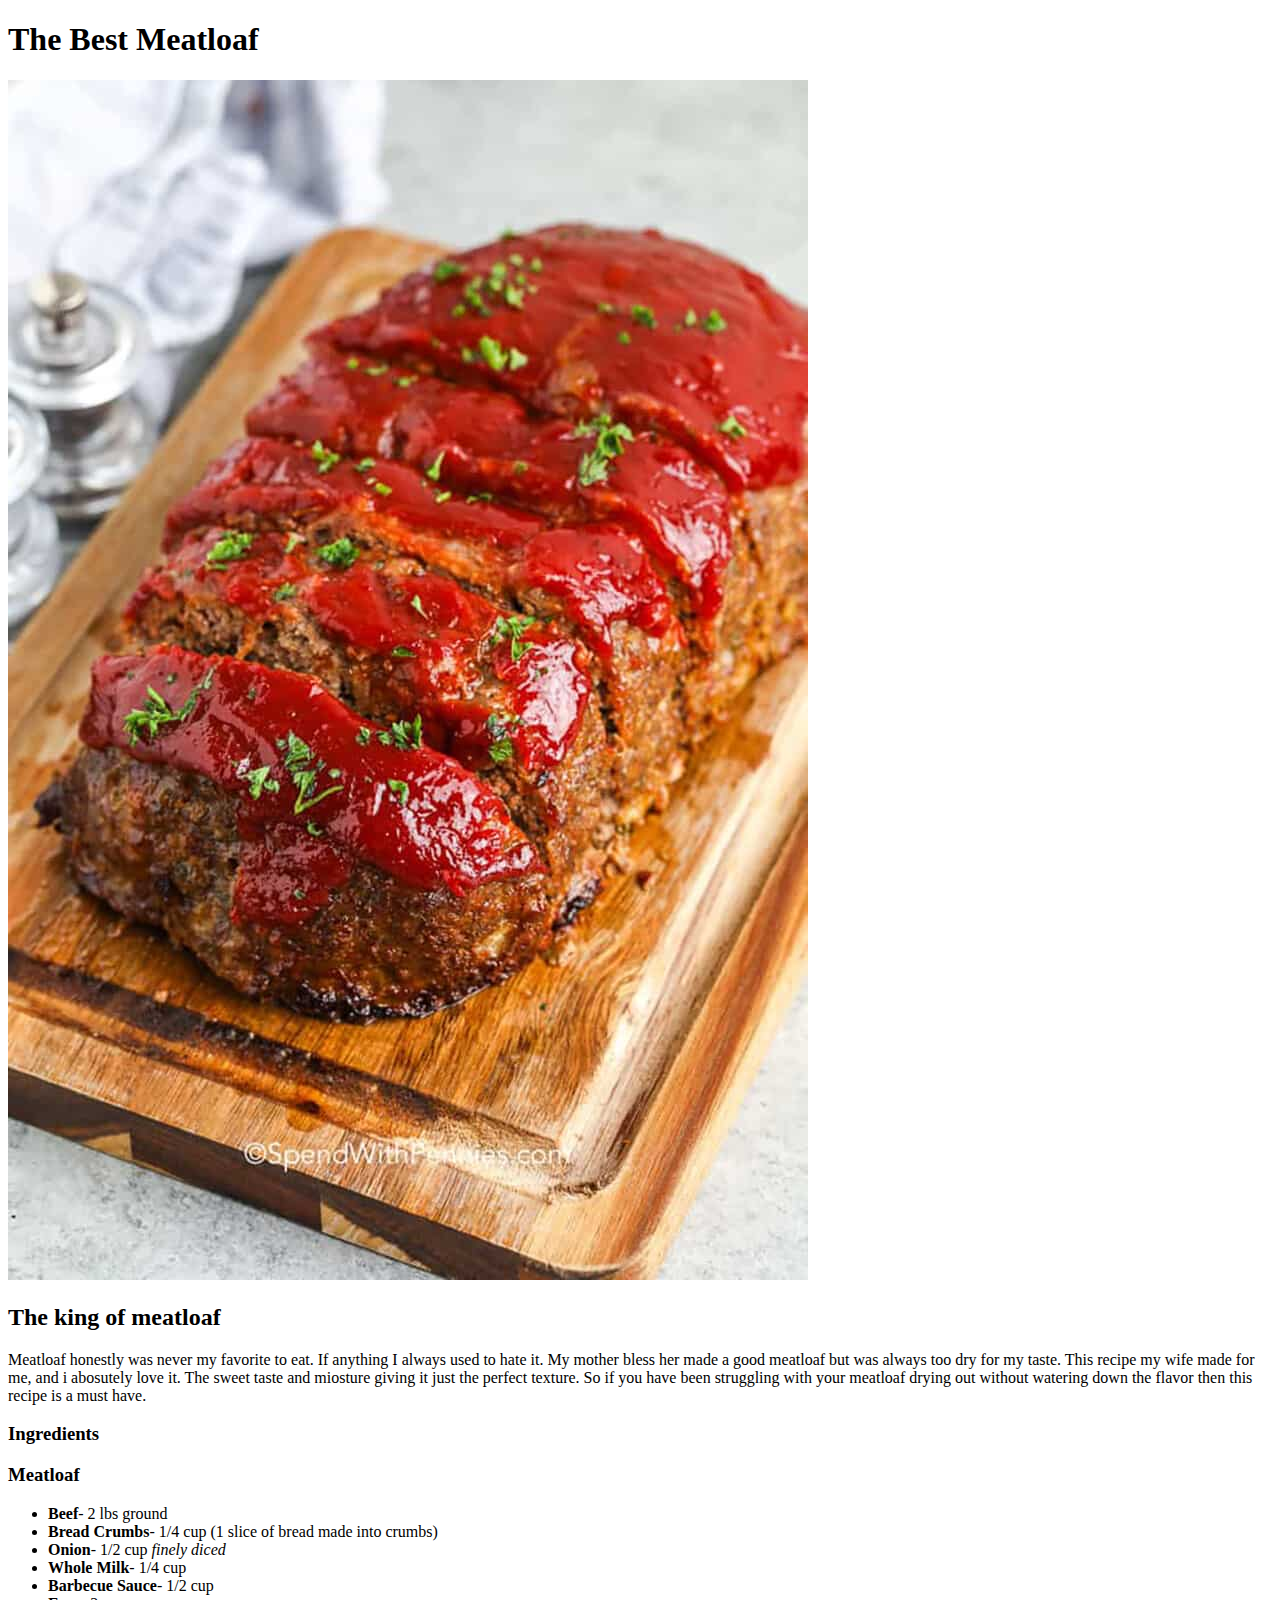
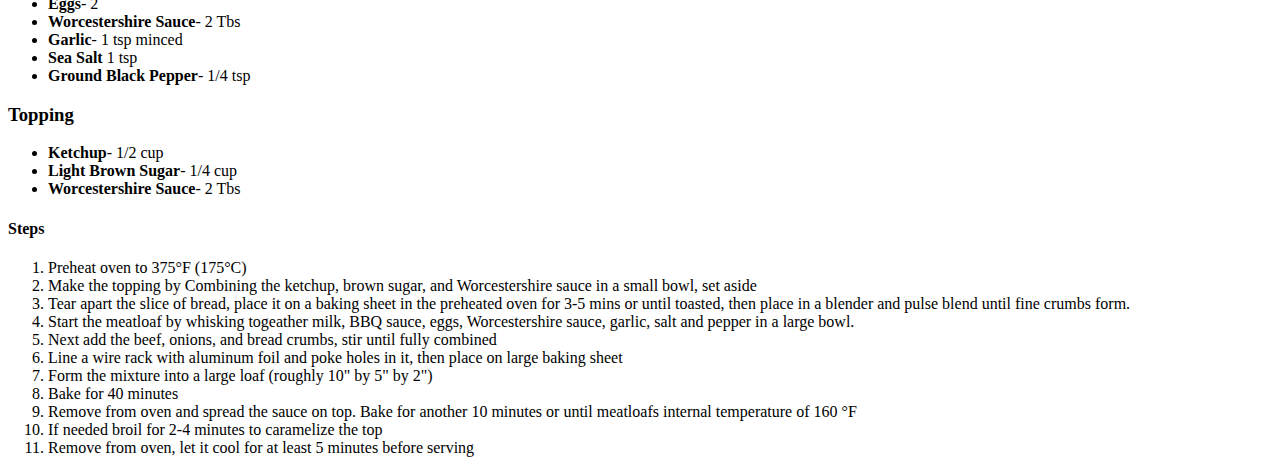
<file: recipes/Best_Meatloaf.html>
<!DOCTYPE html>
<html lang="en">
    <head>
        <meta charset="utf-8">
        <title>Best Meatloaf</title>
    </head>
    <body>
       <h1>The Best Meatloaf</h1>
       <img src="./images/best meatloaf.jpg">
       <h2>The king of meatloaf</h2>
       <p>Meatloaf honestly was never my favorite to eat. If anything I always used to hate it. My mother bless her made a good meatloaf but was always too dry for my taste. This recipe my wife made for me, and i abosutely love it. The sweet taste and miosture giving it just the perfect texture. So if you have been struggling with your meatloaf drying out without watering down the flavor then this recipe is a must have.</p>
       <h3><strong>Ingredients</strong></h3>
       <h3>Meatloaf</h3>
       <ul>
        <li><strong>Beef</strong>- 2 lbs ground</li>
        <li><strong>Bread Crumbs</strong>- 1/4 cup (1 slice of bread made into crumbs)</li>
        <li><strong>Onion</strong>- 1/2 cup <em>finely diced</em></li>
        <li><strong>Whole Milk</strong>- 1/4 cup</li>
        <li><strong>Barbecue Sauce</strong>- 1/2 cup</li>
        <li><strong>Eggs</strong>- 2</li>
        <li><strong>Worcestershire Sauce</strong>- 2 Tbs</li>
        <li><strong>Garlic</strong>- 1 tsp minced</li>
        <li><strong>Sea Salt</strong> 1 tsp</li>
        <li><strong>Ground Black Pepper</strong>- 1/4 tsp</li>
       </ul>
       <h3>Topping</h3>
       <ul>
        <li><strong>Ketchup</strong>- 1/2 cup</li>
        <li><strong>Light Brown Sugar</strong>- 1/4 cup</li>
        <li><strong>Worcestershire Sauce</strong>- 2 Tbs</li>
       </ul>
       <h4>Steps</h4>
       <ol>
        <li>Preheat oven to 375&deg;F (175&deg;C)</li>
        <li>Make the topping by Combining the ketchup, brown sugar, and Worcestershire sauce in a small bowl, set aside</li>
        <li>Tear apart the slice of bread, place it on a baking sheet in the preheated oven for 3-5 mins or until toasted, then place in a blender and pulse blend until fine crumbs form.</li>
        <li>Start the meatloaf by whisking togeather milk, BBQ sauce, eggs, Worcestershire sauce, garlic, salt and pepper in a large bowl.</li>
        <li>Next add the beef, onions, and bread crumbs, stir until fully combined</li>
        <li>Line a wire rack with aluminum foil and poke holes in it, then place on large baking sheet</li>
        <li>Form the mixture into a large loaf (roughly 10" by 5" by 2")</li>
        <li>Bake for 40 minutes</li>
        <li>Remove from oven and spread the sauce on top. Bake for another 10 minutes or until meatloafs internal temperature of 160 &deg;F</li>
        <li>If needed broil for 2-4 minutes to caramelize the top</li>
        <li>Remove from oven, let it cool for at least 5 minutes before serving</li>
       </ol>
    </body>
</html>
</file>
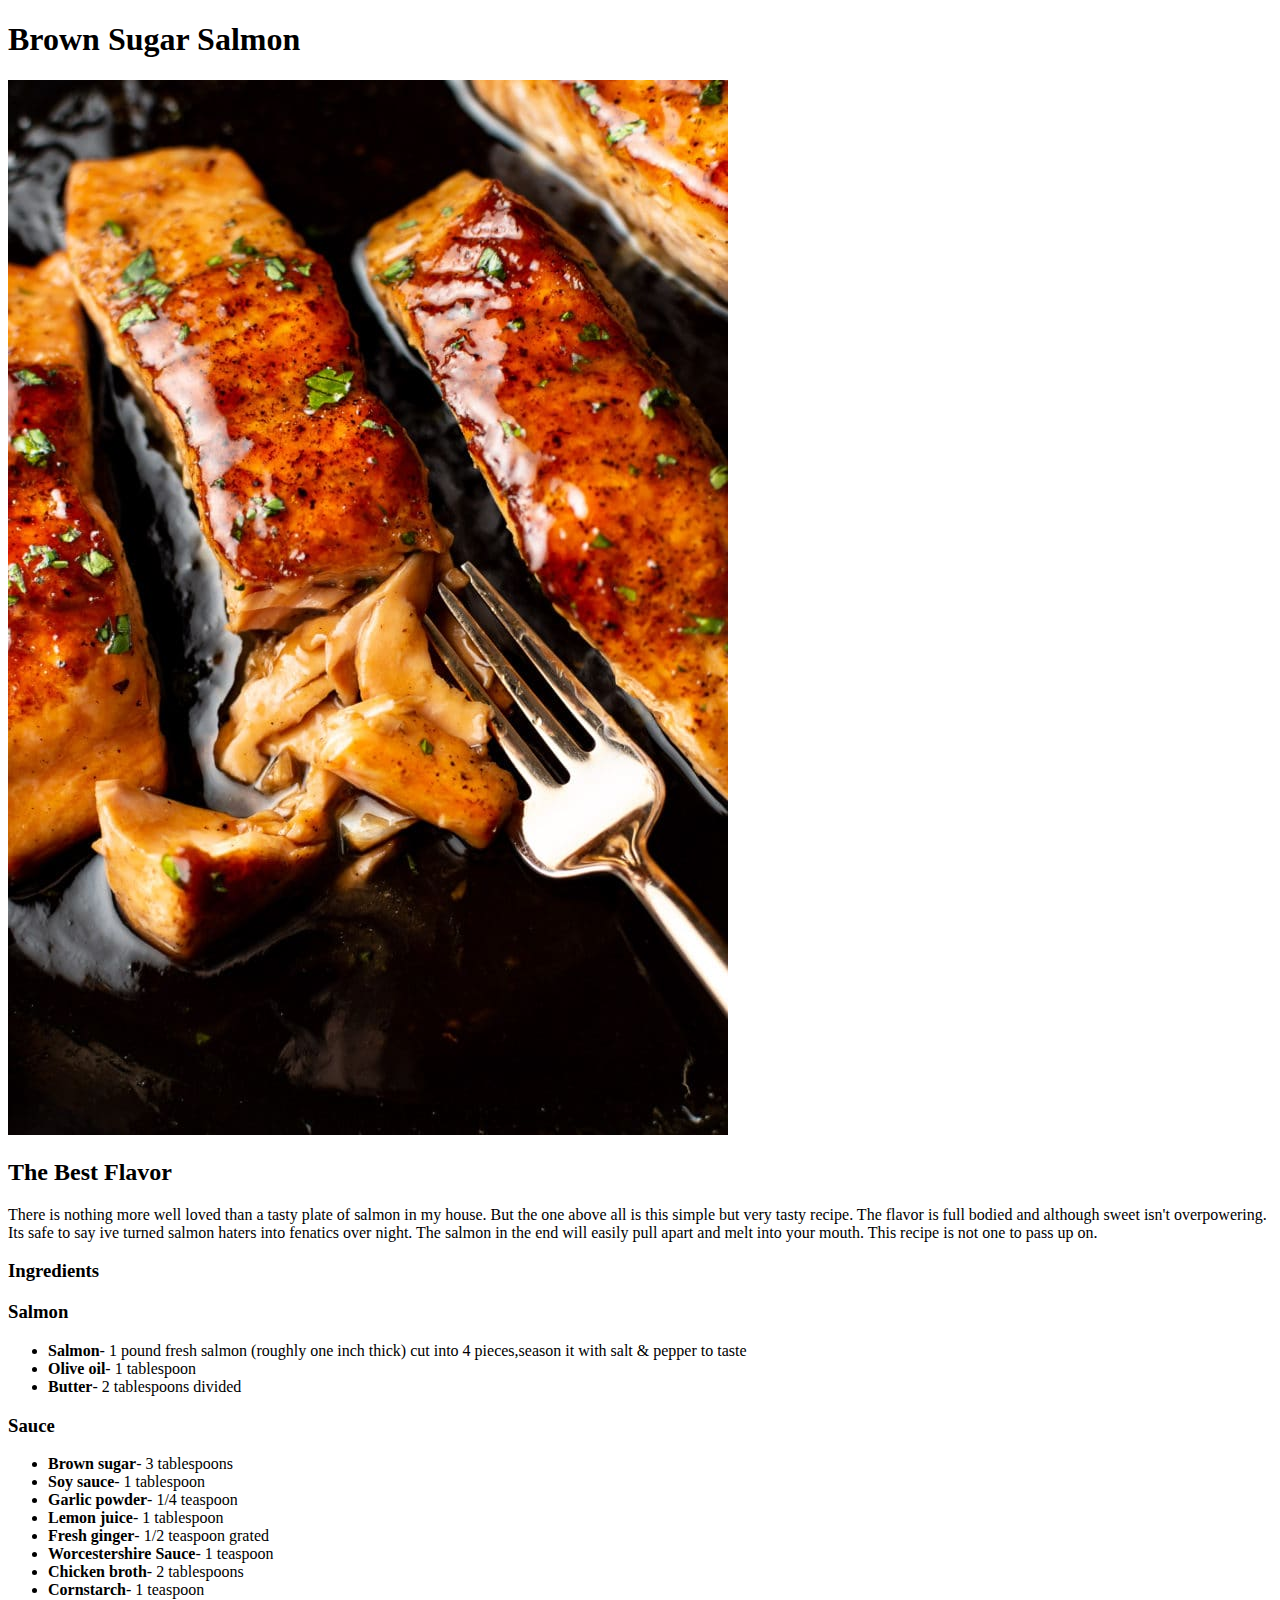
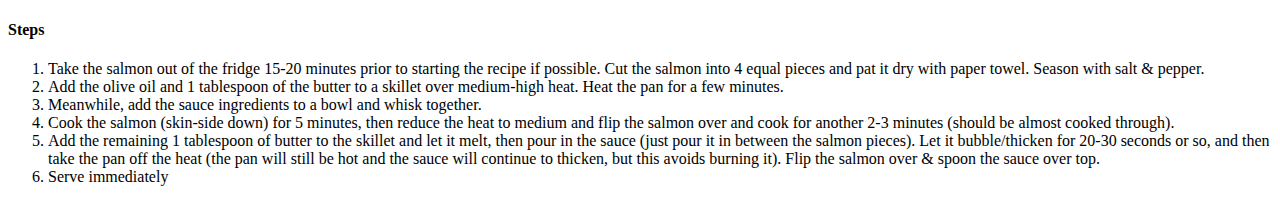
<file: recipes/Brown_sugar_salmon.html>
<!DOCTYPE html>
<html lang="en">
    <head>
        <meta charset="utf-8">
        <title>Brown-sugar-salmon</title>
    </head>
    <body>
        <h1>Brown Sugar Salmon</h1>
        <img src="./images/salmon.jpg">
        <h2>The Best Flavor</h2>
            <p>There is nothing more well loved than a tasty plate of salmon in my house. But the one above all is this simple but very tasty recipe. The flavor is full bodied and although sweet isn't overpowering. Its safe to say ive turned salmon haters into fenatics over night. The salmon in the end will easily pull apart and melt into your mouth. This recipe is not one to pass up on.</p>
        <h3>Ingredients</h3>
        <h3>Salmon</h3>
        <ul>
            <li><strong>Salmon</strong>- 1 pound fresh salmon (roughly one inch thick) cut into 4 pieces,season it with salt & pepper to taste</li>
            <li><strong>Olive oil</strong>- 1 tablespoon</li>
            <li><strong>Butter</strong>- 2 tablespoons divided</li>
        </ul>
        <h3>Sauce</h3>
        <ul>
            <li><strong>Brown sugar</strong>- 3 tablespoons</li>
            <li><strong>Soy sauce</strong>- 1 tablespoon</li>
            <li><strong>Garlic powder</strong>- 1/4 teaspoon</li>
            <li><strong>Lemon juice</strong>- 1 tablespoon</li>
            <li><strong>Fresh ginger</strong>- 1/2 teaspoon grated</li>
            <li><strong>Worcestershire Sauce</strong>- 1 teaspoon</li>
            <li><strong>Chicken broth</strong>- 2 tablespoons</li>
            <li><strong> Cornstarch</strong>- 1 teaspoon</li>
        </ul>
        <h4>Steps</h4>
        <ol>
            <li>Take the salmon out of the fridge 15-20 minutes prior to starting the recipe if possible. Cut the salmon into 4 equal pieces and pat it dry with paper towel. Season with salt & pepper.</li>
            <li>Add the olive oil and 1 tablespoon of the butter to a skillet over medium-high heat. Heat the pan for a few minutes.</li>
            <li>Meanwhile, add the sauce ingredients to a bowl and whisk together.</li>
            <li>Cook the salmon (skin-side down) for 5 minutes, then reduce the heat to medium and flip the salmon over and cook for another 2-3 minutes (should be almost cooked through).</li>
            <li>Add the remaining 1 tablespoon of butter to the skillet and let it melt, then pour in the sauce (just pour it in between the salmon pieces). Let it bubble/thicken for 20-30 seconds or so, and then take the pan off the heat (the pan will still be hot and the sauce will continue to thicken, but this avoids burning it). Flip the salmon over & spoon the sauce over top.</li>
            <li>Serve immediately</li>
        </ol>
    </body>
</html>
</file>
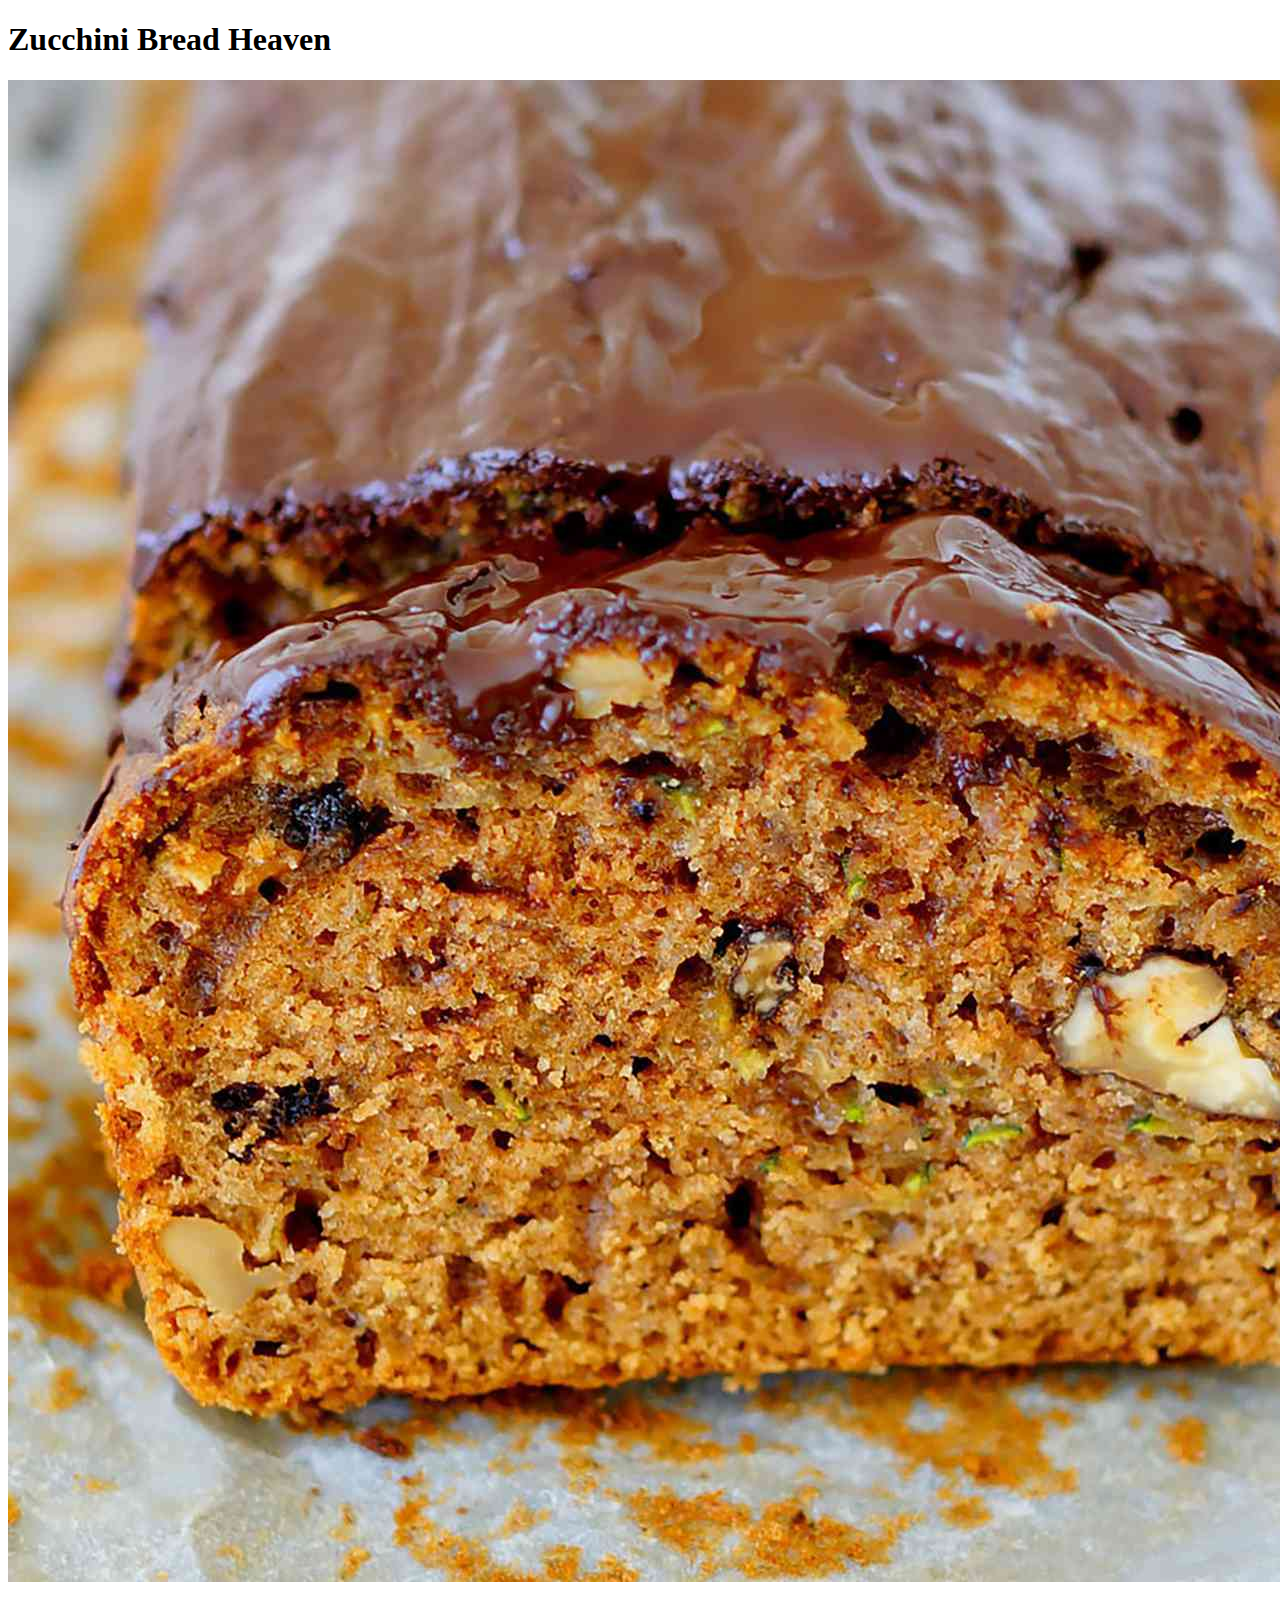
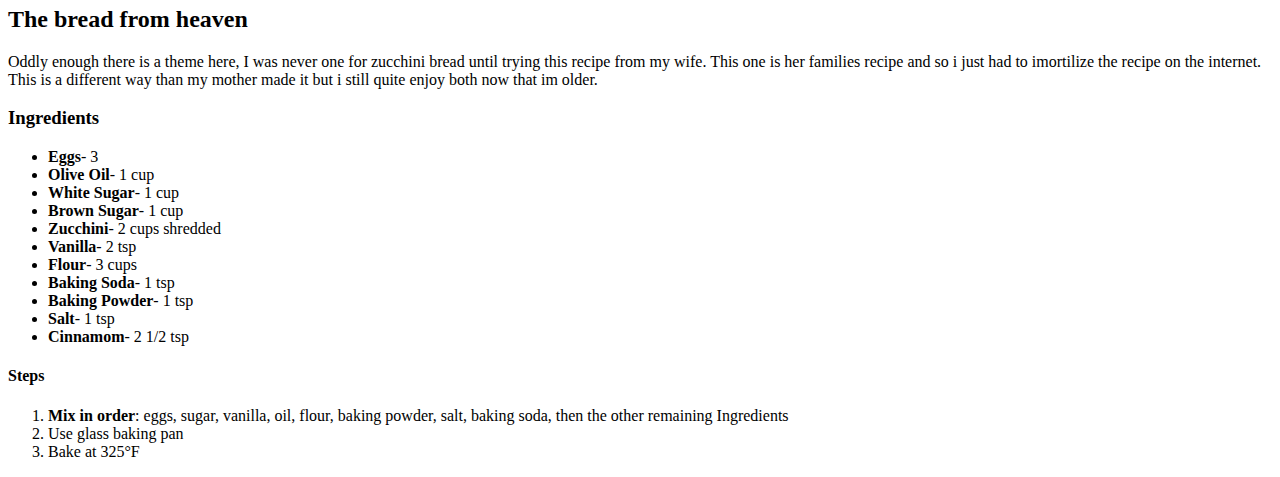
<file: recipes/Zuccine_Bread.html>
<!DOCTYPE html>
<html lang="en">
    <head>
        <meta charset="utf-8">
        <title>Zucchine Bread</title>
    </head>
    <body>
        <h1>Zucchini Bread Heaven</h1>
        <img src="./images/zucchini bread-.jpg" alt="./zucchini bread.jpg">
        <h2>The bread from heaven</h2>
        <p>Oddly enough there is a theme here, I was never one for zucchini bread until trying this recipe from my wife. This one is her families recipe and so i just had to imortilize the recipe on the internet. This is a different way than my mother made it but i still quite enjoy both now that im older. </p>
        <h3><strong>Ingredients</strong></h3>
        <ul>
            <li><strong>Eggs</strong>- 3</li>
            <li><strong>Olive Oil</strong>- 1 cup</li>
            <li><strong>White Sugar</strong>- 1 cup</li>
            <li><strong>Brown Sugar</strong>- 1 cup</li>
            <li><strong>Zucchini</strong>- 2 cups shredded</li>
            <li><strong>Vanilla</strong>- 2 tsp</li>
            <li><strong>Flour</strong>- 3 cups</li>
            <li><strong>Baking Soda</strong>- 1 tsp</li>
            <li><strong>Baking Powder</strong>- 1 tsp</li>
            <li><strong>Salt</strong>- 1 tsp</li>
            <li><strong>Cinnamom</strong>- 2 1/2 tsp</li>
        </ul>
        <h4>Steps</h4>
        <ol>
            <li><strong>Mix in order</strong>: eggs, sugar, vanilla, oil, flour, baking powder, salt, baking soda, then the other remaining Ingredients</li>
            <li>Use glass baking pan</li>
            <li>Bake at 325&deg;F</li>
        </ol>
    </body>
</html>
</file>
